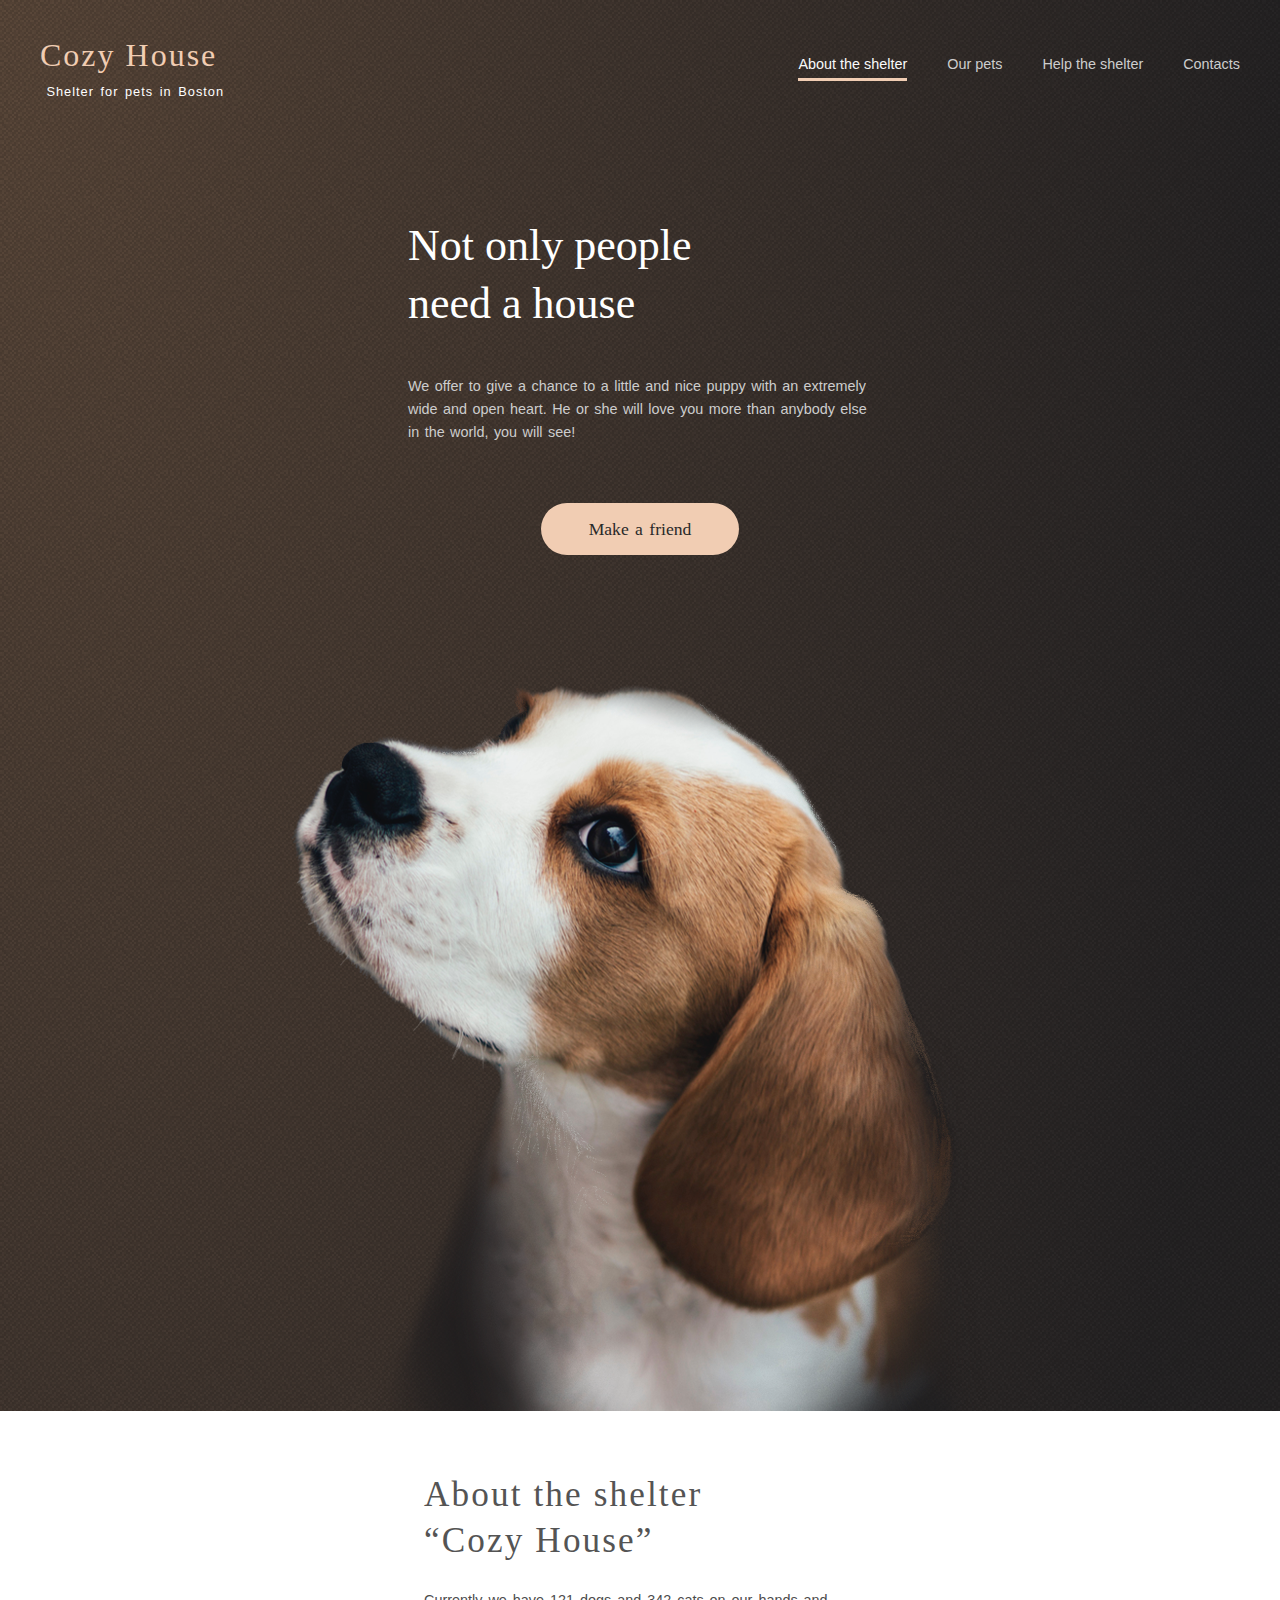
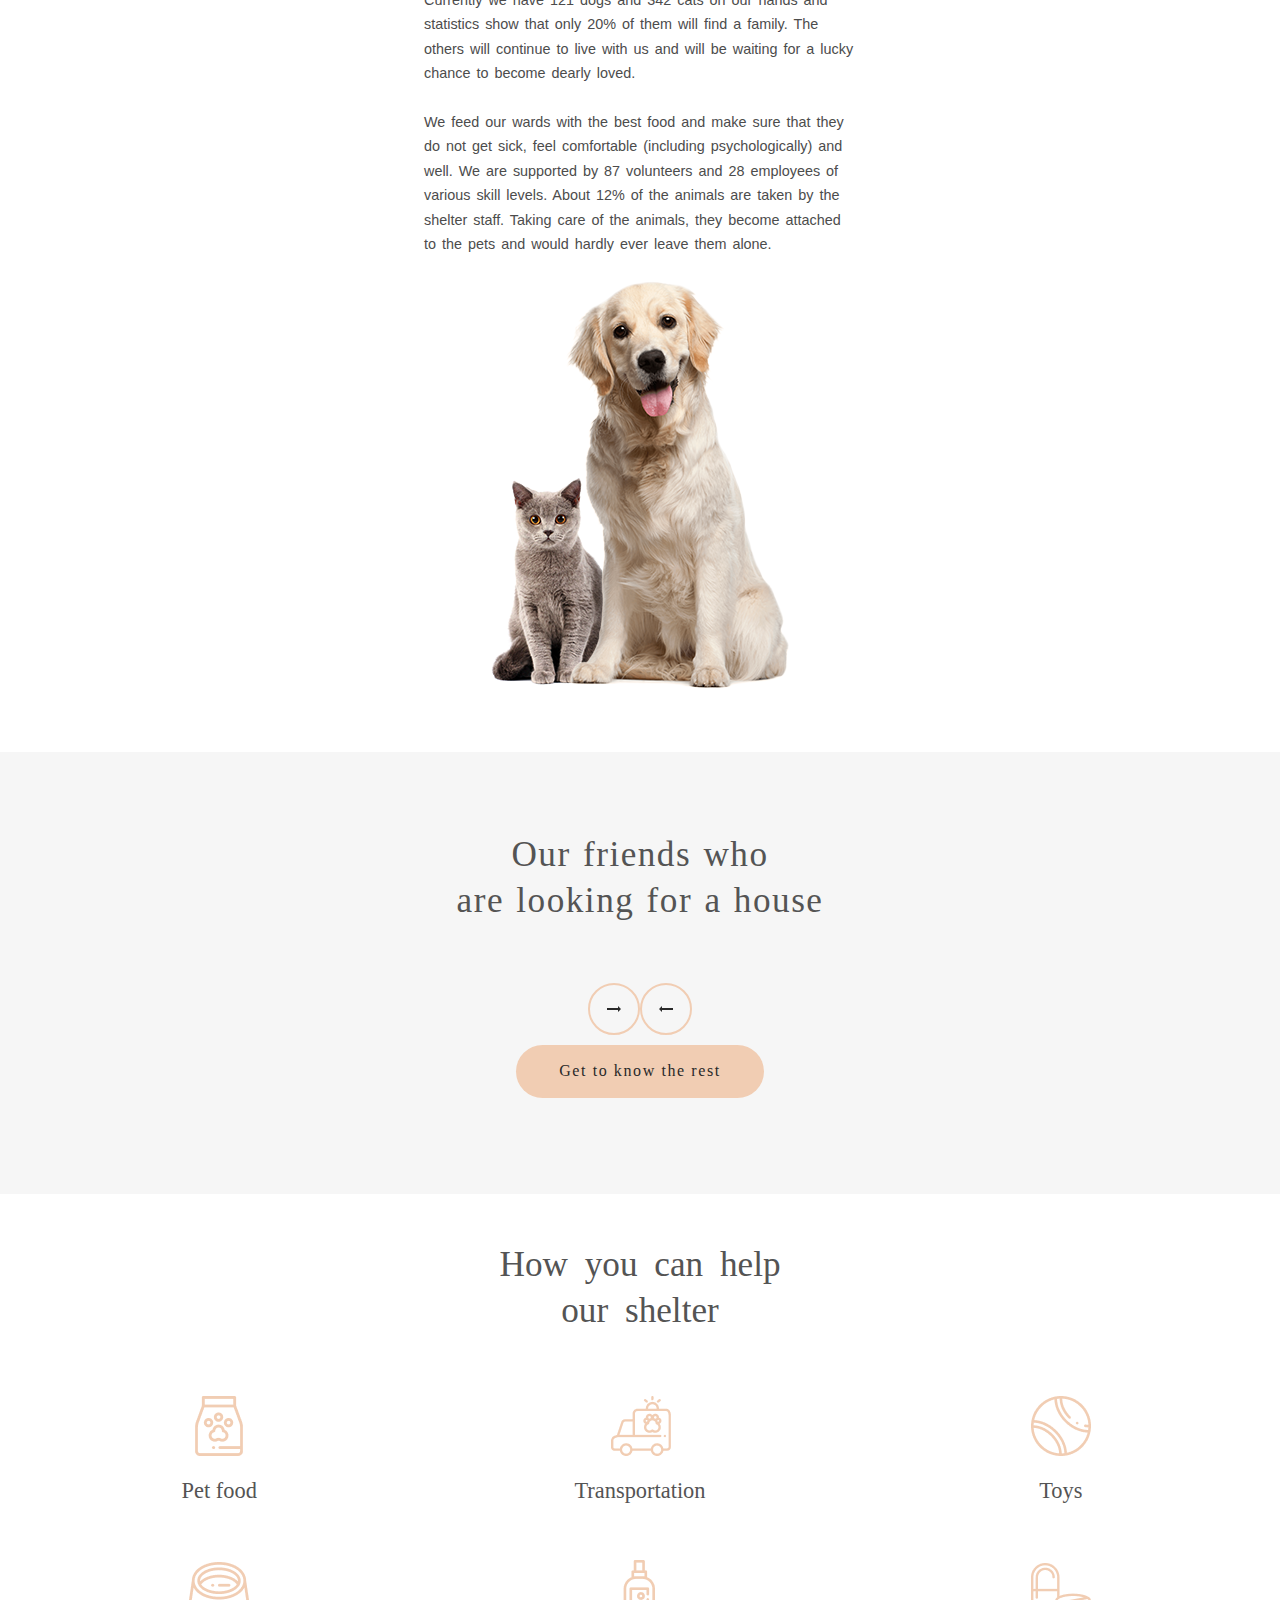
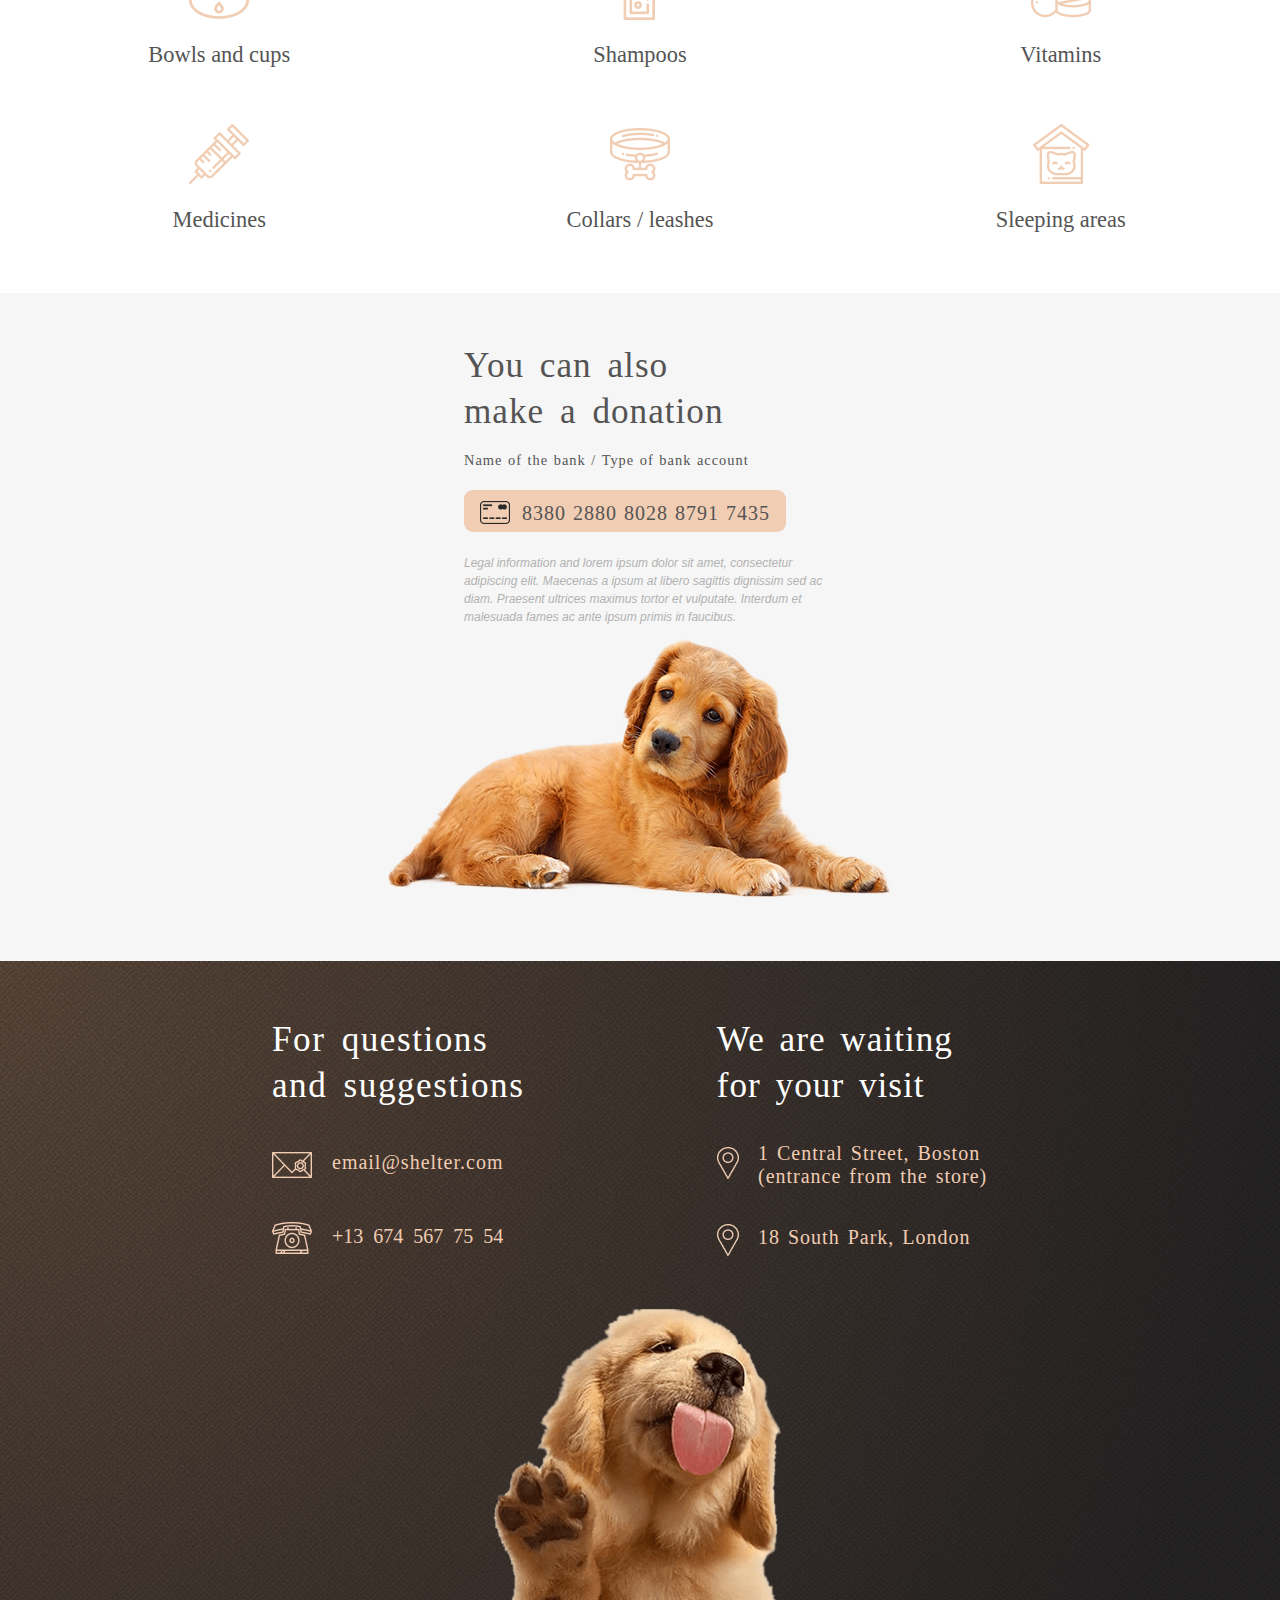
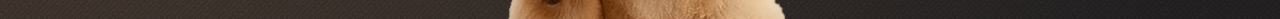
<file: pages/main/index.html>
<!DOCTYPE html>
<html lang="en">
<head>
  <meta charset="UTF-8">
  <meta name="viewport" content="width=device-width, initial-scale=1.0">
  <title>Shelter</title>
  <link rel="stylesheet" href="./styles.css"/>
  <link rel="shortcut icon" href="../../assets/images/favicon.png" type="image/x-icon">
</head>
<body>
  <header class="main-header">
    <div class="container">
      <div class="main-header__logo">
        <h1>Cozy House</h1>
        <p>Shelter for pets in Boston</p>
      </div>
      <div class="wraper"></div>
      <div class="burger">
        <div></div>
        <div></div>
        <div></div>
      </div>
      <nav class="main-header__navigation">
        <ul class="menu">
          <li class="menu__item active-link">
            <a href="#">About the shelter</a>
          </li>
          <li class="menu__item">
            <a href="../pets/pets.html">Our pets</a>
          </li>
          <li class="menu__item">
            <a class="disabled" href="#">Help the shelter</a>
          </li>
          <li class="menu__item">
            <a class = "disabled" href="#">Contacts</a>
          </li>
        </ul>
      </nav>
    </div>
  </header>
  <section class="start-screen">
    <div class="container">
      <div class="start-screen__content">
      <h2>Not only people need a house</h2>
      <p>We offer to give a chance to a little and nice puppy with an extremely wide and open heart. He or she will love you more than anybody else in the world, you will see!</p>
      <a href="../pets/pets.html">Make a friend</a>
      </div>
      <div class="start-screen__image">
        <img src="../../assets/start-screen-puppy.png" alt="start screen puppy">
      </div>
    </div>
  </section>
  <section class="about">
    <div class="container">
      <div class="about__pets">
        <img src="../../assets/about-pets.png" alt="pets image">
      </div>
      <div class="about__text">
        <h3>About the shelter “Cozy House”</h3>
        <p>Currently we have 121 dogs and 342 cats on our hands and statistics show that only 20% of them will find a family. The others will continue to live with us and will be waiting for a lucky chance to become dearly loved.</p>
        <p>We feed our wards with the best food and make sure that they do not get sick, feel comfortable (including psychologically) and well. We are supported by 87 volunteers and 28 employees of various skill levels. About 12% of the animals are taken by the shelter staff. Taking care of the animals, they become attached to the pets and would hardly ever leave them alone.</p>
      </div>
    </div>
  </section>
  <section class="pets">
    <div class="popup-wraper"></div>
    <div class="container">
      <h3>Our friends who are&nbsp;looking for a house</h3>
      <div class="pets__slider">
        <div class="popup">
          <div class="popup-info"></div>
          <button class="popup-close-btn">
            <svg width="12" height="12" viewBox="0 0 12 12" fill="none" xmlns="http://www.w3.org/2000/svg"><path fill-rule="evenodd" clip-rule="evenodd" d="M7.42618 6.00003L11.7046 1.72158C12.0985 1.32775 12.0985 0.689213 11.7046 0.295433C11.3108 -0.0984027 10.6723 -0.0984027 10.2785 0.295433L5.99998 4.57394L1.72148 0.295377C1.32765 -0.098459 0.68917 -0.098459 0.295334 0.295377C-0.0984448 0.689213 -0.0984448 1.32775 0.295334 1.72153L4.57383 5.99997L0.295334 10.2785C-0.0984448 10.6723 -0.0984448 11.3108 0.295334 11.7046C0.68917 12.0985 1.32765 12.0985 1.72148 11.7046L5.99998 7.42612L10.2785 11.7046C10.6723 12.0985 11.3108 12.0985 11.7046 11.7046C12.0985 11.3108 12.0985 10.6723 11.7046 10.2785L7.42618 6.00003Z" fill="#292929"/></svg>
          </button>
        </div>
        <div class="slider-content">
          
        </div>
        <div class="control control-prev">
          <button class="prev">
            <svg width="14" height="6" viewBox="0 0 14 6" fill="none" xmlns="http://www.w3.org/2000/svg">
              <path d="M14 2V4H3V6L0 3L3 0V2H14Z" fill="#292929"></path>
            </svg>
          </button>
        </div>
        <div class="control control-next">
          <button class="next">
            <svg width="14" height="6" viewBox="0 0 14 6" fill="none" xmlns="http://www.w3.org/2000/svg">
              <path d="M14 2V4H3V6L0 3L3 0V2H14Z" fill="#292929"></path>
            </svg>
          </button>
        </div>
      </div>
      <a class="pets__main-btn" href="../pets/pets.html">Get to know the rest</a>
    </div>
  </section>
  <section class="help">
    <div class="container">
      <h3>How you can help our shelter</h3>
      <ul class="help__items">
        <li>
          <img src="../../assets/icon-pet-food.png" alt="pet food image">
          <p>Pet food</p>
        </li>
        <li>
          <img src="../../assets/icon-transportation.png" alt="transportation image">
          <p>Transportation</p>
        </li>
        <li>
          <img src="../../assets/icon-toys.png" alt="toys image">
          <p>Toys</p>
        </li>
        <li>
          <img src="../../assets/icon-bowls-and-cups.png" alt="bowls and cups image">
          <p>Bowls and cups</p>
        </li>
        <li>
          <img src="../../assets/icon-shampoos.png" alt="shampoos">
          <p>Shampoos</p>
        </li>
        <li>
          <img src="../../assets/icon-vitamins.png" alt="vitamins image">
          <p>Vitamins</p>
        </li>
        <li>
          <img src="../../assets/icon-medicines.png" alt="medicines image">
          <p>Medicines</p>
        </li>
        <li>
          <img src="../../assets/icon-collars-leashes.png" alt="collars image">
          <p>Collars / leashes</p>
        </li>
        <li>
          <img src="../../assets/icon-sleeping-area.png" alt="sleeping areas image">
          <p>Sleeping areas</p>
        </li>
      </ul>
    </div>
  </section>
  <section class="donation">
    <div class="container">
      <div class="donation__image">
        <img src="../../assets/donation-dog.png" alt="donation dog image">
      </div>
      <div class="donation__content">
        <h3>You can also make a donation</h3>
        <h4>Name of the bank / Type of bank account</h4>
        <a href="#">
          <img src="../../assets/credit-card.png" alt="credit card image">
          <span>8380 2880 8028 8791 7435</span>
        </a>
        <p>Legal information and lorem ipsum dolor sit amet, consectetur adipiscing elit. Maecenas a ipsum at libero sagittis dignissim sed ac diam. Praesent ultrices maximus tortor et vulputate. Interdum et malesuada fames ac ante ipsum primis in faucibus.</p>
      </div>
    </div>
  </section>
  <footer class="main-footer">
    <div class="container">
      <div class="main-footer__info">
      <div class="main-footer__contacts">
        <h3>For questions and suggestions</h3>
        <a href="mailto:email@shelter.com">
          <img src="../../assets/icon-email.png" alt="email icon">
          email@shelter.com
        </a>
        <a href="tel:+13 674 567 75 54">
          <img src="../../assets/icon-phone.png" alt="phone icon">
          +13 674 567 75 54
        </a>
      </div>
      <div class="main-footer__location">
        <h3>We are waiting for your visit</h3>
        <a href="https://goo.gl/maps/zzbrjVaiFT2TiYa98" target="_blanc">
          <img src="../../assets/icon-marker.png" alt="location icon">
          1 Central Street, Boston (entrance from the store)</a>
        <a href="https://goo.gl/maps/Gd2ZASj32Kc8MMtQ9" target="_blanc">
          <img src="../../assets/icon-marker.png" alt="location icon">
          18 South Park, London </a>
      </div>
      </div>
      <div class="main-footer__image">
        <img src="../../assets/footer-puppy.png" alt="puppy image">
      </div>
    </div>
  </footer>
  <script src="./script.js"></script>
</body>
</html>
</file>
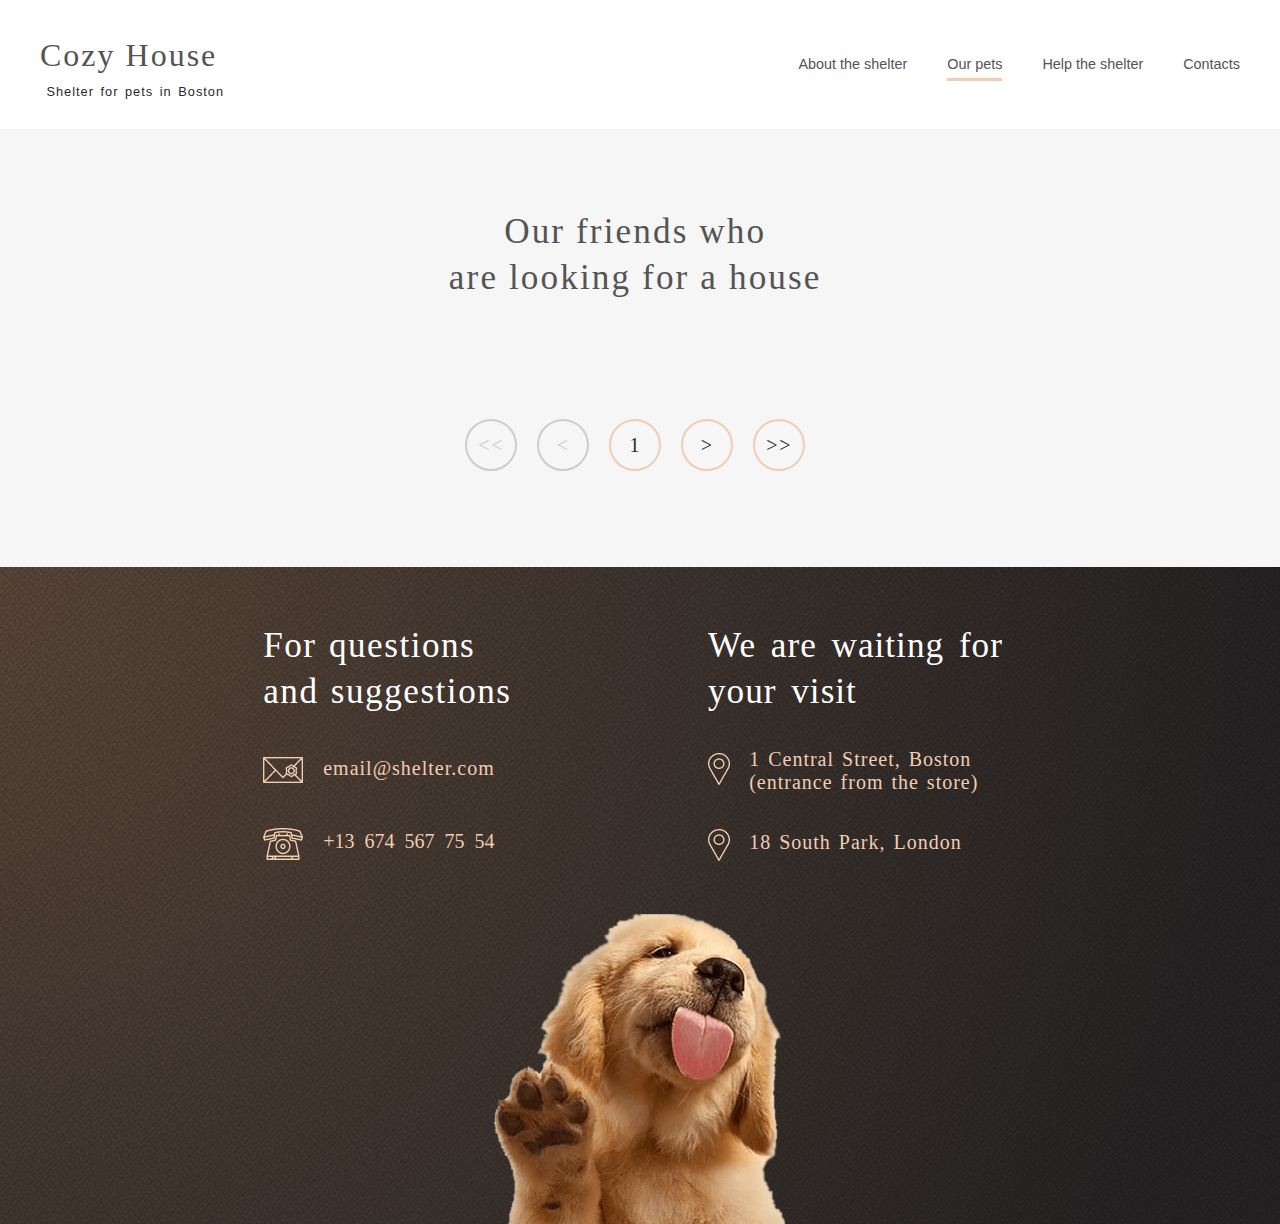
<file: pages/pets/pets.html>
<!DOCTYPE html>
<html lang="en">
<head>
  <meta charset="UTF-8">
  <meta name="viewport" content="width=device-width, initial-scale=1.0">
  <title>Shelter</title>
  <link rel="stylesheet" href="./pets.css"/>
  <link rel="shortcut icon" href="../../assets/images/favicon.png" type="image/x-icon">
</head>
<body>
  <div class="popup-wraper"></div>
  <header class="main-header">
    <div class="container">
      <a class="main-header__logo" href="../main/index.html">
        <h1>Cozy House</h1>
        <p>Shelter for pets in Boston</p>
      </a>
      <div class="wraper"></div>
      <div class="burger">
        <div></div>
        <div></div>
        <div></div>
      </div>
      <nav class="main-header__navigation">
        <ul class="menu">
          <li class="menu__item">
            <a href="../main/index.html">About the shelter</a>
          </li>
          <li class="menu__item active-link">
            <a href="../pets/pets.html">Our pets</a>
          </li>
          <li class="menu__item">
            <a class="disabled" href="#">Help the shelter</a>
          </li>
          <li class="menu__item">
            <a class = "disabled" href="#">Contacts</a>
          </li>
        </ul>
      </nav>
    </div>
  </header>
  <section class="our-friends">
    <div class="container">
      <h3>Our friends who are&nbsp;looking for a house</h3>
      <div class="our-friends__cards">
        <div class="popup">
          <div class="popup-info"></div>
          <button class="popup-close-btn">
            <svg width="12" height="12" viewBox="0 0 12 12" fill="none" xmlns="http://www.w3.org/2000/svg"><path fill-rule="evenodd" clip-rule="evenodd" d="M7.42618 6.00003L11.7046 1.72158C12.0985 1.32775 12.0985 0.689213 11.7046 0.295433C11.3108 -0.0984027 10.6723 -0.0984027 10.2785 0.295433L5.99998 4.57394L1.72148 0.295377C1.32765 -0.098459 0.68917 -0.098459 0.295334 0.295377C-0.0984448 0.689213 -0.0984448 1.32775 0.295334 1.72153L4.57383 5.99997L0.295334 10.2785C-0.0984448 10.6723 -0.0984448 11.3108 0.295334 11.7046C0.68917 12.0985 1.32765 12.0985 1.72148 11.7046L5.99998 7.42612L10.2785 11.7046C10.6723 12.0985 11.3108 12.0985 11.7046 11.7046C12.0985 11.3108 12.0985 10.6723 11.7046 10.2785L7.42618 6.00003Z" fill="#292929"/></svg>
          </button>
        </div>
        <div class="pets-cards-block">
        
        
        </div>
      </div>
      <div class="pagination">
        <div class="control control-start">
          <button class="start" disabled>
            &lt;&lt;
          </button>
        </div>
        <div class="control control-prev">
          <button class="prev" disabled>
            &lt;
          </button>
        </div>
        <div class="control control-prev">
          <button class="page">
            1
          </button>
        </div>
        <div class="control control-page">
          <button class="next">
            &gt;
          </button>
        </div>
        <div class="control control-end">
          <button class="end">
            &gt;&gt;
          </button>
        </div>
      </div>
  </section>
</main>
<footer class="main-footer">
  <div class="container">
    <div class="main-footer__info">
    <div class="main-footer__contacts">
      <h3>For questions and suggestions</h3>
      <a href="mailto:email@shelter.com">
        <img src="../../assets/icon-email.png" alt="email icon">
        email@shelter.com
      </a>
      <a href="tel:+13 674 567 75 54">
        <img src="../../assets/icon-phone.png" alt="phone icon">
        +13 674 567 75 54
      </a>
    </div>
    <div class="main-footer__location">
      <h3>We are waiting for your visit</h3>
      <a href="https://goo.gl/maps/zzbrjVaiFT2TiYa98" target="_blanc">
        <img src="../../assets/icon-marker.png" alt="location icon">
        1 Central Street, Boston (entrance from the store)</a>
      <a href="https://goo.gl/maps/Gd2ZASj32Kc8MMtQ9" target="_blanc">
        <img src="../../assets/icon-marker.png" alt="location icon">
        18 South Park, London </a>
    </div>
    </div>
    <div class="main-footer__image">
      <img src="../../assets/footer-puppy.png" alt="puppy image">
    </div>
  </div>
</footer>
  <script src="./pets.js"></script>
</body>
</html>
</file>
<file: pages/main/styles.css>
@import "../normalize.css";

html {
  overflow-x: hidden;
}
body {
  position: relative;
  /* width: 100vw; */
  overflow-x: hidden;
}

/* header */

.main-header {
  position: absolute;
  top: 0;
  width: 100vw;
}
.main-header .container {
  max-width: 1200px;
  display: flex;
  justify-content: space-between;
  margin: 0 auto;
  padding-top: 2.3rem;
  padding-right: 0.3rem;
}
.main-header__logo h1 {
  margin-bottom: 0.7rem;
  font-family: Georgia;
  font-size: 2rem;
  color: rgb(241, 205, 179);
  font-weight: 400;
  letter-spacing: 2px;
}
.main-header__logo p {
  margin-top: 0;
  padding-left: 0.4rem;
  font-family: Arial;
  font-size: 0.8rem;
  color: rgb(255, 255, 255);
  letter-spacing: 1px;
  word-spacing: 2px;
}
.main-header__navigation {
  display: flex;
  align-items: center;
}
.menu {
  display: flex;
  justify-content: space-between;
  margin-top: 1.4rem;
}
.main-header__navigation li {
  list-style: none;
  padding-left: 2.5rem;
  position: relative;
  transition: 1s ease all;
}
.main-header__navigation .active-link {
  border-bottom: 3px solid #F1CDB3;
  padding-left: 0;
  padding-bottom: 0.3rem;
}
.main-header__navigation .active-link a {
  color: #FAFAFA;
}
.main-header__navigation a {
  font-family: Arial;
  font-size: 0.9rem;
  color: rgb(205, 205, 205);
  text-decoration: none;
  transition-duration: 0.3s;
}
.main-header__navigation a:hover {
  color: #FAFAFA;
}
.disabled {
  cursor: not-allowed;
}
.burger {
	margin-top: 0.4rem;
	cursor: pointer;
	display: none;
	width: 40px;
  height: 30px;
	flex-direction: column;
	justify-content: space-between;
	position: absolute;
  right: 3.3rem;
  top: 36px;
	transform: rotate(0);
	z-index: 10;
}
.burger div {
	width: 100%;
	box-sizing: border-box;
	border: 1px solid #f1cdb3;
}
.bg-fon {
	background-color: rgba(0, 0, 0, 0.3);
	height: 100%;
	position: fixed;
	width: 100%;
	top: 0;
	left: 0;
}
.wraper {
  height: 100vh;
	transition: 1s ease all;
	z-index: 4;
	opacity: 0;
	width: 0;
	height: 100%;
	background-color: black;
	box-sizing: border-box;
	padding-top: 1px;
	position: absolute;
	top: 0;
	bottom: 0;
	left: 0;
	right: 0;
	transition: 1s ease all;
}

/* start-screen */

.start-screen {
  background: url(../../assets/noise_transparent@2x.png), radial-gradient(100% 215.42% at 0% 0%, #5B483A 0%, #262425 100%), #211F20;
}
.start-screen .container {
  max-width: 1200px;
  display: flex;
  justify-content: space-between;
  margin: 0 auto;
  padding-top: 11.3rem;
}
.start-screen__content {
  padding-top: 7.9rem;
}
.start-screen__content h2 {
  max-width: 21rem;
  margin-bottom: 2.7rem;
  font-family: Georgia;
  font-size: 2.75rem;
  color: rgb(255, 255, 255);
  font-weight: 400;
  line-height: 1.3;
}
.start-screen__content p {
  max-width: 29rem;
  margin-top: 0;
  margin-bottom: 3.7rem;
  font-family: Arial;
  font-size: 0.9rem;
  color: rgb(205, 205, 205);
  line-height: 1.6;
  word-spacing: 0.09rem;
}
.start-screen__content a {
  padding: 1rem 3rem;
  font-family: Georgia;
  font-size: 1.1rem;
  word-spacing: 2px;
  color: rgb(41, 41, 41);
  text-decoration: none;
  border-radius: 100px;
  background-color: rgb(241, 205, 179);
  transition-duration: 0.4s;
}

.start-screen__content a:hover {
  background-color: rgb(253, 220, 196);
}
.start-screen__image {
  font-size: 0px;
}

/* about */

.about .container {
  max-width: 1200px;
  padding: 4.5rem 17.7rem 5.7rem;
  display: flex;
  justify-content: space-around;
  margin: 0 auto;
}
.about__text h3 {
  max-width: 19rem;
  margin-top: 1.3rem;
  margin-bottom: 1.5rem;
  font-family: Georgia;
  font-size: 2.2rem;
  color: rgb(84, 84, 84);
  font-weight: 400;
  line-height: 1.3;
  letter-spacing: 0.06em;
}
.about__text p {
  max-width: 27rem;
  margin-bottom: 1.5rem;
  font-family: Arial;
  font-size: 0.9rem;
  line-height: 1.7;
  word-spacing: 2px;
  color: rgb(76, 76, 76);
}

/* pets */

.pets {
  background-color: #F6F6F6;
  position: relative;
}
.pets .container {
  max-width: 1200px;
  padding-bottom: 6rem;
  padding-top: 3rem;
  display: flex;
  flex-direction: column;
  align-items: center;
  margin: 0 auto;
  position: relative;
}
.pets h3 {
  margin-top: 2rem;
  margin-bottom: 3.7rem;
  max-width: 25rem;
  font-family: Georgia;
  font-weight: 400;
  font-size: 2.2rem;
  color: rgb(84, 84, 84);
  text-align: center;
  word-spacing: 2px;
  letter-spacing: 1.5px;
  line-height: 1.3;
}
.pets__slider {
  position: relative;
  display: flex;
  justify-content: space-between;
  margin-bottom: 3rem;
}
.slider-content {
  display: flex;
  justify-content: space-around;
  -moz-column-gap: 90px;
       column-gap: 90px;
}
.pets-card {
  text-align: center;
  padding-bottom: 30px;
  transition: box-shadow 0.5s;
  border-radius: 9px;
  background-color: #FAFAFA;
  -webkit-animation: fadeIn 2s;
          animation: fadeIn 2s;
}

@-webkit-keyframes fadeIn {
  from {opacity: 0;}
  to {opacity: 1;}
}

@keyframes fadeIn {
  from {opacity: 0;}
  to {opacity: 1;}
}

.pets-card img {
  margin-bottom: 23px;
}
.pets-card h4 {
  margin-top: 0.2rem;
  margin-bottom: 1.9rem;
  font-family: Georgia, serif;
  font-size: 1.25rem;
  line-height: 1.13;
  font-weight: 300;
  color: #545454;
  letter-spacing: 1.3px;
}
.pets-card .btn {
  padding: 13px 43px;
}
.pets-card:hover {
  cursor: pointer;
  box-shadow: 0px 2px 35px 10px rgba(13, 13, 13, 0.1);
  background-color: #FFFFFF;
}
.pets-card:hover .btn-secondary {
  background-color: #FDDCC4;
  border-color: #FDDCC4;
}
.pets__main-btn {
  display: block;
  padding: 1rem 2.7rem;
  margin-top: 0.9rem;
  max-width: 26.1rem;
  background-color: #f1cdb3;
  border: none;
  border-radius: 10rem;
  text-decoration: none;
  font-family: Georgia;
  font-weight: 400;
  font-size: 1rem;
  color: rgb(41, 41, 41);
  line-height: 130%;
  letter-spacing: 0.1rem;
  transition: 0.3s;
}
.pets__main-btn:hover {
  background-color: rgb(253, 220, 196);
}
.btn {
  padding: 15px 45px;
  display: inline-block;
  background-color: #F1CDB3;
  border-radius: 100px;
  font-family: Georgia;
  font-size: 17px;
  line-height: 1.3;
  letter-spacing: 2px;
  letter-spacing: 1.1px;
  text-decoration: none;
  color: #292929;
  transition: 0.5s;
}
.btn:hover {
  background-color: #FDDCC4;
}
.btn-secondary {
  background-color: transparent;
  border: 2px solid #F1CDB3;
}
.btn-secondary:hover {
  background-color: #FDDCC4;
  border-color: #FDDCC4;
}
button {
  border: 2px solid #F1CDB3;
  border-radius: 50%;
  background-repeat: no-repeat;
  background-position: center;
  background-color: transparent;
  transition: 0.5s;
  cursor: pointer;
}
button:focus {
  outline: none;
}
button:hover {
  background-color: #FDDCC4;
  border-color: #FDDCC4;
}
.prev {
  width: 52px;
  height: 52px;
  position: absolute;
  top: 43%;
  left: -11%;
  padding-bottom: 0.3rem;
}
.next {
  width: 52px;
  height: 52px;
  position: absolute;
  top: 43%;
  right: -11%;
  transform: rotate(180deg);
  padding-bottom: 0.3rem;
}

.popup {
  position: fixed;
  height: 500px;
  width: 450px;
  top: 10%;
  left: 23%;
  padding: 5rem;
  visibility: hidden;
  background-color: #fff;
  z-index: 100;
  display: flex;
  flex-direction: column;
  align-items: center;
}
.popup-info {
  display: flex;
  flex-direction: column;
  align-items: center;
}
.popup ul {
  align-self: start;
}

.popup h4 {
  margin-top: 0.5rem;
  margin-bottom: 1rem;
  font-family: Georgia, serif;
  font-size: 1.25rem;
  line-height: 1.13;
  font-weight: 300;
  color: #545454;
  letter-spacing: 1.3px;
}
.popup h5 {
  margin-top: 0.5rem;
  margin-bottom: 1rem;
  font-family: Georgia, serif;
  font-size: 0.9rem;
  line-height: 1.13;
  font-weight: 300;
  color: #545454;
  letter-spacing: 1.3px;
}
.popup p {
  font-family: Arial;
  font-size: 0.9rem;
  font-style: normal;
  font-weight: 400;
}
.popup li {
  list-style: none;
  text-align: left;
  font-family: Arial;
  font-size: 0.9rem;
  font-style: normal;
  font-weight: 400;
}
.popup-close-btn {
  cursor: pointer;
  width: 51px;
  height: 51px;
  position: absolute;
  right: -3rem;
  top: -3.4rem;
  border: 1px solid #f1cdb3;
  display: flex;
  justify-content: center;
  align-items: center;
  border-radius: 50%;
}
.popup-close-btn:hover {
  background-color: #f1cdb3;
}
.popup-wraper {
  position: fixed;
  top: 0;
  left: 0;
  height: 100vh;
  width: 100vw;
  background-color: rgba(0, 0, 0, 0.2);
  z-index: 95;
  visibility: hidden;
}

/* help */

.help .container {
  max-width: 1200px;
  margin: 0 auto;
  padding-top: 5rem;
  padding-bottom: 5rem;
}
.help h3 {
  max-width: 19rem;
  margin: 0 auto 3.9rem;;
  font-family: Georgia;
  font-weight: 400;
  font-size: 2.2rem;
  color: rgb(84, 84, 84);
  text-align: center;
  line-height: 1.3;
  word-spacing: 8px;
}
.help p {
  font-family: Georgia;
  font-weight: 400;
  font-size: 1.4rem;
  color: rgb(84, 84, 84);
  text-align: center;
  margin-top: 1.4rem;
  margin-bottom: 0;
}
.help li {
  list-style: none;
  text-align: center;
}
.help__items {
  display: flex;
  justify-content: center;
  flex-wrap: wrap;
  -moz-column-gap: 7.5rem;
       column-gap: 7.5rem;
  row-gap: 3.5rem;
  padding-left: 0;
}

/* donation */

.donation {
  background-color: #F6F6F6;
}
.donation .container {
  max-width: 1200px;
  margin: 0 auto;
  padding-top: 4.4rem;
  padding-bottom: 5.6rem;
  display: flex;
  justify-content: center;
  align-items: center;
}
.donation__content {
  margin-left: 2rem;
}
.donation__content h3 {
  max-width: 18.75rem;
  margin-top: 0.7rem;
  margin-bottom: 1rem;
  font-family: Georgia;
  font-weight: 400;
  font-size: 2.2rem;
  color: rgb(84, 84, 84);
  line-height: 1.3;
  word-spacing: 6px;
  letter-spacing: 1px;
}
.donation__content h4 {
  margin-bottom: 1.9rem;
  font-family: Georgia;
  font-weight: 400;
  font-size: 0.9rem;
  color: rgb(84, 84, 84);
  line-height: 1.1;
  word-spacing: 1px;
  letter-spacing: 1px;
}
.donation__content a {
  padding: 0.8rem 1rem;
  text-decoration: none;
  background-color: #F1CDB3;
  border-radius: 9px;
}

.donation__content a:hover {
  background-color: rgb(253, 220, 196);
}
.donation__content img {
  vertical-align: middle;
  margin-right: 0.5rem;
}
.donation__content span {
  font-family: Georgia;
  font-weight: 400;
  font-size: 1.25rem;
  color: rgb(84, 84, 84);
  letter-spacing: 1px;
  word-spacing: 1px;
  line-height: 1.3;
  vertical-align: middle;
}
.donation__content p {
  max-width: 24rem;
  margin-top: 1.8rem;
  font-family: Arial;
  font-style: italic;
  font-size: 0.75rem;
  color: #B2B2B2;
  line-height: 1.5;
}

/* footer */

.main-footer {
  background: url(../../assets/noise_transparent@2x.png), radial-gradient(100% 215.42% at 0% 0%, #5B483A 0%, #262425 100%), #211F20;
}
.main-footer .container {
  max-width: 1200px;
  margin: 0 auto;
  padding-top: 1.3rem;
  display: flex;
  justify-content: space-between;
}
.main-footer a {
  display: flex;
  align-items: center;
  font-family: Georgia;
  font-weight: 400;
  font-size: 1.25rem;
  color: rgb(241, 205, 179);
  line-height: 1.15;
  word-spacing: 7px;
  letter-spacing: 1px;
  text-decoration: none;
  transition-duration: 0.3s;
}
.main-footer a:hover {
  text-decoration: underline;
}
.main-footer h3 {
  font-family: Georgia;
  font-weight: 400;
  font-size: 2.2rem;
  color: rgb(255, 255, 255);
  line-height: 1.3;
  word-spacing: 6px;
  letter-spacing: 1.5px;
}
.main-footer img {
  margin-top: 1.1rem;
}
.main-footer__contacts, .main-footer__location {
  display: flex;
  flex-direction: column;
}
.main-footer__info {
  max-width: 46rem;
  display: flex;
  justify-content: space-between;
}
.main-footer__contacts {
  max-width: 17.4rem;
  margin-right: 10rem;
}
.main-footer__contacts h3 {
  margin-bottom: 2.2rem;
}
.main-footer__contacts a {
  margin-bottom: 2.3rem;
}
.main-footer__contacts a:last-of-type {
  word-spacing: 5px;
  letter-spacing: 0px;
}
.main-footer__contacts img {
  margin-top: 0.3rem;
  margin-right: 20px;
  max-width: 100%;
}
.main-footer__location {
  max-width: 19.3rem;
}
.main-footer__location h3 {
  margin-bottom: 2.1rem;
  word-spacing: 5px;
  letter-spacing: 1px;
}
.main-footer__location a {
  word-spacing: 2px;
  margin-bottom: 1.9rem;
}
.main-footer__location img {
  margin-right: 1.2rem;
  margin-top: 0.3rem;
  align-self: self-start;
}
.main-footer__image {
  font-size: 0;
}

@media screen and (max-width: 1280px) {
  .main-header .container {
    padding: 1rem;
  }
  .start-screen .container {
    padding: 11.3rem 2rem 0;
    flex-direction: column;
    align-items: center;
  }
  .start-screen__content {
    padding-top: 0;
    padding-bottom: 8rem;
    display: flex;
    flex-direction: column;
  }
  .start-screen img {
    max-width: 100%;
  }
  .start-screen__content a {
    align-self: center;
  }
  
  .about .container {
    flex-wrap: wrap;
    flex-direction: column-reverse;
    max-width: 27rem;
    padding: 2.5rem 3.7rem 3.7rem;
  }
  .about__pets {
    align-self: center;
  }
  .about__pets img {
    text-align: center;
  }
  .help .container {
    padding: 3rem 2rem 2.8rem 2rem;
  }
  .help__items {
    -moz-column-gap: 60px;
         column-gap: 60px;
    padding-left: 39px;
    padding-right: 39px;
    justify-content: space-between;
    align-items: center;
  }
  .help__items li {
    display: flex;
    flex-direction: column;
    align-items: center;
    flex-basis: 25%;
  }
  .donation .container {
    padding-top: 2.4rem;
    padding-bottom: 3.6rem;
    flex-direction: column-reverse;
  }
  .main-footer .container {
    padding-left: 2rem;
    padding-right: 2rem;
    flex-direction: column;
    align-items: center;
  }
  .main-footer__contacts {
    margin-right: 10.4rem;
  }
  .popup {
    left: 10%;
  }
}

@media screen and (max-width: 768px) {
  .main-header__logo h1 {
    margin-top: 0.7rem;
  }
  .start-screen .container {
    align-items: center;
    flex-direction: column;
  }
  .start-screen__content {
    width: 20rem;
    display: flex;
    align-content: center;
    flex-direction: column;
    text-align: center;
  }
  .start-screen__content p {
    margin-bottom: 2.7rem;
  }
  .start-screen__content a {
    max-width: 13rem;
    align-self: center;
  }
  .about .container {
    padding: 1.5rem 0.3rem 2.7rem;
  }
  .about__text {
    display: flex;
    flex-direction: column;
    align-items: center;
  }
  .about__text h3 {
    text-align: center;
  }
  .about__text p {
    text-align: justify;
  }
  .next {
    top: 103%;
    right: 19%;
  }
  .prev {
    top: 103%;
    left: 19%;
  }
  .pets__main-btn {
    margin-top: 2.9rem;
  }
  .help .container {
    padding: 3rem 0.5rem 2.8rem 0.5rem;
  }
  .help__items {
    -moz-column-gap: 0;
         column-gap: 0;
    padding-left: 5px;
    padding-right: 5px;
  }
  .help__items li {
    flex-basis: 44%;
  }
  .donation .container {
    padding: 1.4rem 0.5rem 2.6rem;
  }
  .donation__image {
    text-align: center;
  }
  .donation__image img {
    max-width: 80%;
  }
  .donation__content {
    text-align: center;
    margin-left: 0;
  }
  .donation__content h3 {
    margin: 0 auto;
    text-align: center;
  }
  .donation__content a {
    max-width: 17.5rem;
  }
  .donation__content span {
    font-size: 0.9rem;
  }
  .donation__content p {
    text-align: justify;
  }
  .main-footer__info {
    flex-direction: column;
    text-align: center;
    align-items: center;
  }
  .main-footer__contacts {
    margin-right: 0;
    align-items: center;
    margin-right: 0;
  }
  .main-footer__location {
    align-items: center;
  }
  .main-footer .container {
    padding-left: 0.5rem;
    padding-right: 0.5rem;
    padding-top: 0;
  }
  .main-footer__location h3 {
    margin-top: 0;
  }
  .main-footer__location a {
    align-self: start;
  }
  .menu {
		height: 100vh;
		margin-top: 0;
		padding: 6.9rem 3.8rem 1rem 3.9rem;
		box-sizing: border-box;
		right: -32rem;
		top: 0;
		bottom: 0;
		display: flex;
		flex-direction: column;
		justify-content: flex-start;
		align-items: center;
		margin-top: 0;
		width: 32rem;
		position: absolute;
		background-color: rgba(41, 41, 41, 1);
		z-index: 105;
		transition: 1s ease all;
		-webkit-transition: 1s ease all;
		-moz-transition: 1s ease all;
		-ms-transition: 1s ease all;
		-o-transition: 1s ease all;
}
.main-header__navigation li {
  padding-left: 0;
}
	.menu__item-now::after {
		bottom: -0.2rem;
		left: 0rem;
		width: 24.3rem;
	}
	.menu__item:nth-child(2)::after {
		left: 5rem;
		width: 13.6rem;
	}
	.menu .menu__item {
		line-height: 0.12rem;
    margin-bottom: 3.1rem;
		font-size: 3rem;
		text-align: center;
    margin-left: 0;
    padding-bottom: 1.5rem;
	}
  .burger {
		display: flex;
		z-index: 106;
		transform: rotate(0deg);
		transition: 0.7s ease all;
	}
	.burger * {
		transform: rotate(0deg);
		transition: 0.7s ease all;
	}
	.burger *:active {
		transform: rotate(-90deg);
  }
  .wraper {
    height: 100vh;
  }
  .main-header__navigation a {
    font-size: 1.9rem;
  }
  .popup {
    height: 320px;
    width: 200px;
    top: 16%;
    left: 28%;
    padding: 3rem 3rem 6rem;
  }
}
@media screen and (max-width: 500px) {
  .popup {
    top: 16%;
    left: 16%;
  }
}
@media screen and (max-width: 400px) {
  .popup {
    top: 13%;
    left: 2%;
    padding: 2rem 2rem 6rem;
  }
}
</file>
<file: pages/pets/pets.css>
@import "../normalize.css";

html {
  width: 100vw;
  overflow-x: hidden;
}

body {
  width: 100vw;
  overflow-x: hidden;
  overflow-y: auto;
}

/* header */

.main-header {
  top: 0;
  width: 100vw;
  position: -webkit-sticky;
  position: sticky;
  background-color: #fff;
  z-index: 50;
}
.main-header .container {
  max-width: 1200px;
  display: flex;
  justify-content: space-between;
  margin: 0 auto;
  padding-top: 0.5rem;
  padding-right: 1rem;
  padding-bottom: 1rem;
}
.main-header a {
  text-decoration: none;
}
.main-header__logo h1 {
  margin-bottom: 0.7rem;
  font-family: Georgia;
  font-size: 2rem;
  color: rgb(84, 84, 84);
  font-weight: 400;
  letter-spacing: 2px;
}
.main-header__logo p {
  margin-top: 0;
  padding-left: 0.4rem;
  font-family: Arial;
  font-size: 0.8rem;
  color: rgb(41, 41, 41);
  letter-spacing: 1px;
  word-spacing: 2px;
}
.main-header__navigation {
  display: flex;
  align-items: center;
}
.menu {
  display: flex;
  justify-content: space-between;
  margin-top: 1.4rem;
}
.main-header__navigation li {
  list-style: none;
  padding-left: 2.5rem;
  position: relative;
  transition: 1s ease all;
}
.main-header__navigation .active-link {
  border-bottom: 3px solid #F1CDB3;
  padding-left: 0;
  margin-left: 2.5rem;
  padding-bottom: 0.3rem;
}
.main-header__navigation .active-link a {
  padding-bottom: 0.1rem;
}
.main-header__navigation a {
  font-family: Arial;
  font-size: 0.9rem;
  color:rgb(84, 84, 84);
  text-decoration: none;
  transition-duration: 0.3s;
}
.main-header__navigation a:hover {
  color: rgb(41, 41, 41);
}
.disabled {
  cursor: not-allowed;
}
.burger {
	margin-top: 0.4rem;
	cursor: pointer;
	display: none;
	width: 40px;
  height: 30px;
	flex-direction: column;
	justify-content: space-between;
	position: absolute;
  right: 3.3rem;
  top: 36px;
	transform: rotate(0);
	z-index: 10;
}
.burger div {
	width: 100%;
	box-sizing: border-box;
	border: 1px solid #f1cdb3;
}
.bg-fon {
	background-color: rgba(0, 0, 0, 0.3);
	height: 100%;
	position: fixed;
	width: 100%;
	top: 0;
	left: 0;
}
.wraper {
  height: 100vh;
	transition: 1s ease all;
	z-index: 4;
	opacity: 0;
	width: 0;
	height: 100%;
	background-color: black;
	box-sizing: border-box;
	padding-top: 1px;
	position: absolute;
	top: 0;
	bottom: 0;
	left: 0;
	right: 0;
	transition: 1s ease all;
}

/* our-friends */

.our-friends {
  background-color: #F6F6F6;
  position: relative;
}
.our-friends .container {
  max-width: 1200px;
  margin: 0 auto;
  padding-top: 5rem;
  padding-right: 0.6rem;
  padding-bottom: 6rem;
}
.our-friends h3 {
  max-width: 28rem;
  text-align: center;
  margin: auto;
  margin-bottom: 45px;
  font-family: Georgia, serif;
  font-size: 2.2rem;
  line-height: 1.3;
  font-weight: 300;
  color: #545454;
  letter-spacing: 2.1px;
}


.pets-cards-block {
  display: flex;
  flex-wrap: wrap;
  justify-content: space-between;
  row-gap: 30px;
  -moz-column-gap: 40px;
       column-gap: 40px;
  padding: 0.9rem 0;
  margin-bottom: 2.8rem;
}
.pagination {
  display: flex;
  -moz-column-gap: 20px;
       column-gap: 20px;
  justify-content: center;
}
.pagination button {
  width: 52px;
  height: 52px;
  cursor: pointer;
  font-family: Georgia, serif;
  font-size: 1.25rem;
  line-height: 1;
  color: #292929;
  letter-spacing: 1.6px;
  display: flex;
  flex-direction: column;
  justify-content: center;
  align-items: center;
  padding-bottom: 0.1rem;
}
.pagination button.active {
  cursor: auto;
  background-color: #F1CDB3;
}
.pagination button:disabled {
  border-color: #CDCDCD;
  color: #CDCDCD;
}
.pagination button:disabled:hover {
  background-color: transparent;
  cursor: auto;
}
.btn {
  padding: 0.9rem 2.8rem;
  display: inline-block;
  background-color: transparent;
  border-radius: 100px;
  border: 2px solid #F1CDB3;
  font-family: Georgia;
  font-size: 1.1rem;
  line-height: 1.3;
  letter-spacing: 2px;
  letter-spacing: 1.1px;
  text-decoration: none;
  color: #292929;
  transition-duration: 0.3s;
}
.btn:hover {
  background-color: #FDDCC4;
}
.btn-secondary:hover {
  background-color: #FDDCC4;
  border-color: #FDDCC4;
}
button {
  border: 2px solid #F1CDB3;
  border-radius: 50%;
  background-repeat: no-repeat;
  background-position: center;
  background-color: transparent;
  transition-duration: 0.3s;
}
button:hover {
  background-color: #FDDCC4;
  border-color: #FDDCC4;
}
button:focus {
  outline: none;
}
@-webkit-keyframes fadeIn {
  from {opacity: 0;}
  to {opacity: 1;}
}
@keyframes fadeIn {
  from {opacity: 0;}
  to {opacity: 1;}
}

.pets-card {
  position: relative;
  text-align: center;
  padding-bottom: 1.9rem;
  transition: box-shadow 0.5s;
  border-radius: 9px;
  background-color: #FAFAFA;
  -webkit-animation: fadeIn 1s;
          animation: fadeIn 1s;
}
.pets-card img {
  margin-bottom: 1.4rem;
}
.pets-card h4 {
  margin-top: 0;
  margin-bottom: 2rem;
  font-family: Georgia, serif;
  font-size: 1.25rem;
  line-height: 1.13;
  font-weight: 300;
  color: #545454;
  letter-spacing: 1.3px;
}
.pets-card .btn {
  /* padding: 0.8rem 2.5rem; */
  cursor: pointer;
}
.pets-card:hover {
  cursor: pointer;
  box-shadow: 0px 2px 35px 10px rgba(13, 13, 13, 0.1);
  background-color: #FFFFFF;
}
.pets-card:hover .btn-secondary {
  background-color: #FDDCC4;
  border-color: #FDDCC4;
}

.popup {
  position: fixed;
  height: 500px;
  width: 450px;
  top: 10%;
  left: 23%;
  padding: 5rem;
  visibility: hidden;
  background-color: #fff;
  z-index: 100;
  display: flex;
  flex-direction: column;
  align-items: center;
}
.popup-info {
  display: flex;
  flex-direction: column;
  align-items: center;
}
.popup ul {
  align-self: start;
}

.popup h4 {
  margin-top: 0.5rem;
  margin-bottom: 1rem;
  font-family: Georgia, serif;
  font-size: 1.25rem;
  line-height: 1.13;
  font-weight: 300;
  color: #545454;
  letter-spacing: 1.3px;
}
.popup h5 {
  margin-top: 0.5rem;
  margin-bottom: 1rem;
  font-family: Georgia, serif;
  font-size: 0.9rem;
  line-height: 1.13;
  font-weight: 300;
  color: #545454;
  letter-spacing: 1.3px;
}
.popup p {
  font-family: Arial;
  font-size: 0.9rem;
  font-style: normal;
  font-weight: 400;
}
.popup li {
  list-style: none;
  text-align: left;
  font-family: Arial;
  font-size: 0.9rem;
  font-style: normal;
  font-weight: 400;
}
.popup-close-btn {
  cursor: pointer;
  width: 51px;
  height: 51px;
  position: absolute;
  right: -3rem;
  top: -3.4rem;
  border: 1px solid #f1cdb3;
  display: flex;
  justify-content: center;
  align-items: center;
  border-radius: 50%;
}
.popup-close-btn:hover {
  background-color: #f1cdb3;
}
.popup-wraper {
  position: absolute;
  top: 0;
  left: 0;
  height: 100vh;
  width: 100vw;
  background-color: rgba(0, 0, 0, 0.2);
  z-index: 95;
  visibility: hidden;
}

/* footer */

.main-footer {
  background: url(../../assets/noise_transparent@2x.png), radial-gradient(100% 215.42% at 0% 0%, #5B483A 0%, #262425 100%), #211F20;
}
.main-footer .container {
  max-width: 1200px;
  margin: 0 auto;
  padding-top: 1.3rem;
  padding-right: 0.6rem;
  display: flex;
  justify-content: space-between;
}
.main-footer__info {
  display: flex;
  justify-content: space-between;
}
.main-footer a {
  display: flex;
  align-items: center;
  font-family: Georgia;
  font-weight: 400;
  font-size: 1.25rem;
  color: rgb(241, 205, 179);
  line-height: 1.15;
  word-spacing: 7px;
  letter-spacing: 1px;
  text-decoration: none;
  transition-duration: 0.3s;
}
.main-footer a:hover {
  text-decoration: underline;
}
.main-footer h3 {
  font-family: Georgia;
  font-weight: 400;
  font-size: 2.2rem;
  color: rgb(255, 255, 255);
  line-height: 1.3;
  word-spacing: 6px;
  letter-spacing: 1.5px;
}
.main-footer img {
  margin-top: 1.1rem;
}
.main-footer__contacts, .main-footer__location {
  display: flex;
  flex-direction: column;
}
.main-footer__contacts {
  max-width: 17.4rem;
  margin-right: 10rem;
}
.main-footer__contacts h3 {
  margin-bottom: 2.2rem;
  word-spacing: 2px;
}
.main-footer__contacts a {
  margin-bottom: 2.3rem;
}
.main-footer__contacts a:last-of-type {
  word-spacing: 5px;
  letter-spacing: 0px;
}
.main-footer__contacts img {
  margin-top: 0.3rem;
  margin-right: 20px;
  max-width: 100%;
}
.main-footer__location {
  max-width: 19.3rem;
}
.main-footer__location h3 {
  margin-bottom: 2.1rem;
  word-spacing: 5px;
  letter-spacing: 1px;
}
.main-footer__location a {
  word-spacing: 2px;
  margin-bottom: 1.9rem;
}
.main-footer__location img {
  margin-right: 1.2rem;
  margin-top: 0.3rem;
  align-self: self-start;
}
.main-footer__image {
font-size: 0;
}

@media screen and (max-width: 1280px) {
  .main-header .container {
    padding: 1rem;
  }
  
  .pets-cards-block {
    -moz-column-gap: 200px;
         column-gap: 200px;
    justify-content: center;
    align-items: center;
  }
  .pets-card .btn {
    max-width: 12.25rem;
    align-self: center;
  }
  .main-footer .container {
    padding-left: 2rem;
    padding-right: 2rem;
    flex-direction: column;
    align-items: center;
  }
  .main-footer__info {
    display: flex;
    flex-wrap: nowrap;
  }
  .main-footer__contacts {
    margin-right: 10.4rem;
  }
  .popup {
    left: 10%;
  }
}
@media screen and (max-width: 900px) {
  .pets-cards-block {
    -moz-column-gap: 67px;
         column-gap: 67px;
  }
}

@media screen and (max-width: 768px) {
  .main-header__logo h1 {
    margin-top: 0.7rem;
  }
  .menu {
    height: 100vh;
    margin-top: 0;
		padding: 6.9rem 3.8rem 1rem 3.9rem;
		box-sizing: border-box;
		right: -32rem;
		top: 0;
		bottom: 0;
		display: flex;
    flex-direction: column;
    justify-content: flex-start;
    align-items: center;
    margin-top: 0;
		width: 32rem;
		position: absolute;
		background-color: rgba(41, 41, 41, 1);
		z-index: 105;
		transition: 1s ease all;
  }
  .main-header__navigation li {
    padding-left: 0;
  }
	.menu__item-now::after {
		bottom: -0.2rem;
		left: 0rem;
		width: 24.3rem;
	}
	.menu__item:nth-child(2)::after {
		left: 5rem;
		width: 13.6rem;
	}
	.menu .menu__item {
		line-height: 0.12rem;
    margin-bottom: 3.1rem;
		font-size: 3rem;
		text-align: center;
    margin-left: 0;
    padding-bottom: 1.5rem;
	}
  .burger {
		display: flex;
		z-index: 106;
		transform: rotate(0deg);
		transition: 0.7s ease all;
	}
	.burger * {
		transform: rotate(0deg);
		transition: 0.7s ease all;
	}
	.burger *:active {
		transform: rotate(-90deg);
  }
  .wraper {
    height: 100vh;
  }
  .main-header__navigation a {
    font-size: 1.9rem;
    color: rgb(205, 205, 205);
  }

  .pets-cards-block {
    flex-direction: column;
    align-items: center;
  }

  .main-footer__info {
    flex-direction: column;
    text-align: center;
    align-items: center;
  }
  .main-footer__contacts {
    margin-right: 0;
    align-items: center;
  }
  .main-footer__location {
    align-items: center;
  }
  .main-footer .container {
    padding-left: 0.5rem;
    padding-right: 0.5rem;
    padding-top: 0;
  }
  .main-footer__location h3 {
    margin-top: 0;
  }
  .main-footer__location a {
    align-self: start;
  }
  .main-footer__contacts, .main-footer__location h3 {
    text-align: center;
  }
  .popup {
    height: 320px;
    width: 200px;
    top: 16%;
    left: 28%;
    padding: 3rem 3rem 6rem;
  }
}
@media screen and (max-width: 500px) {
  .popup {
    top: 16%;
    left: 16%;
  }
}
@media screen and (max-width: 400px) {
  .popup {
    top: 13%;
    left: 2%;
    padding: 2rem 2rem 6rem;
  }
}
</file>
